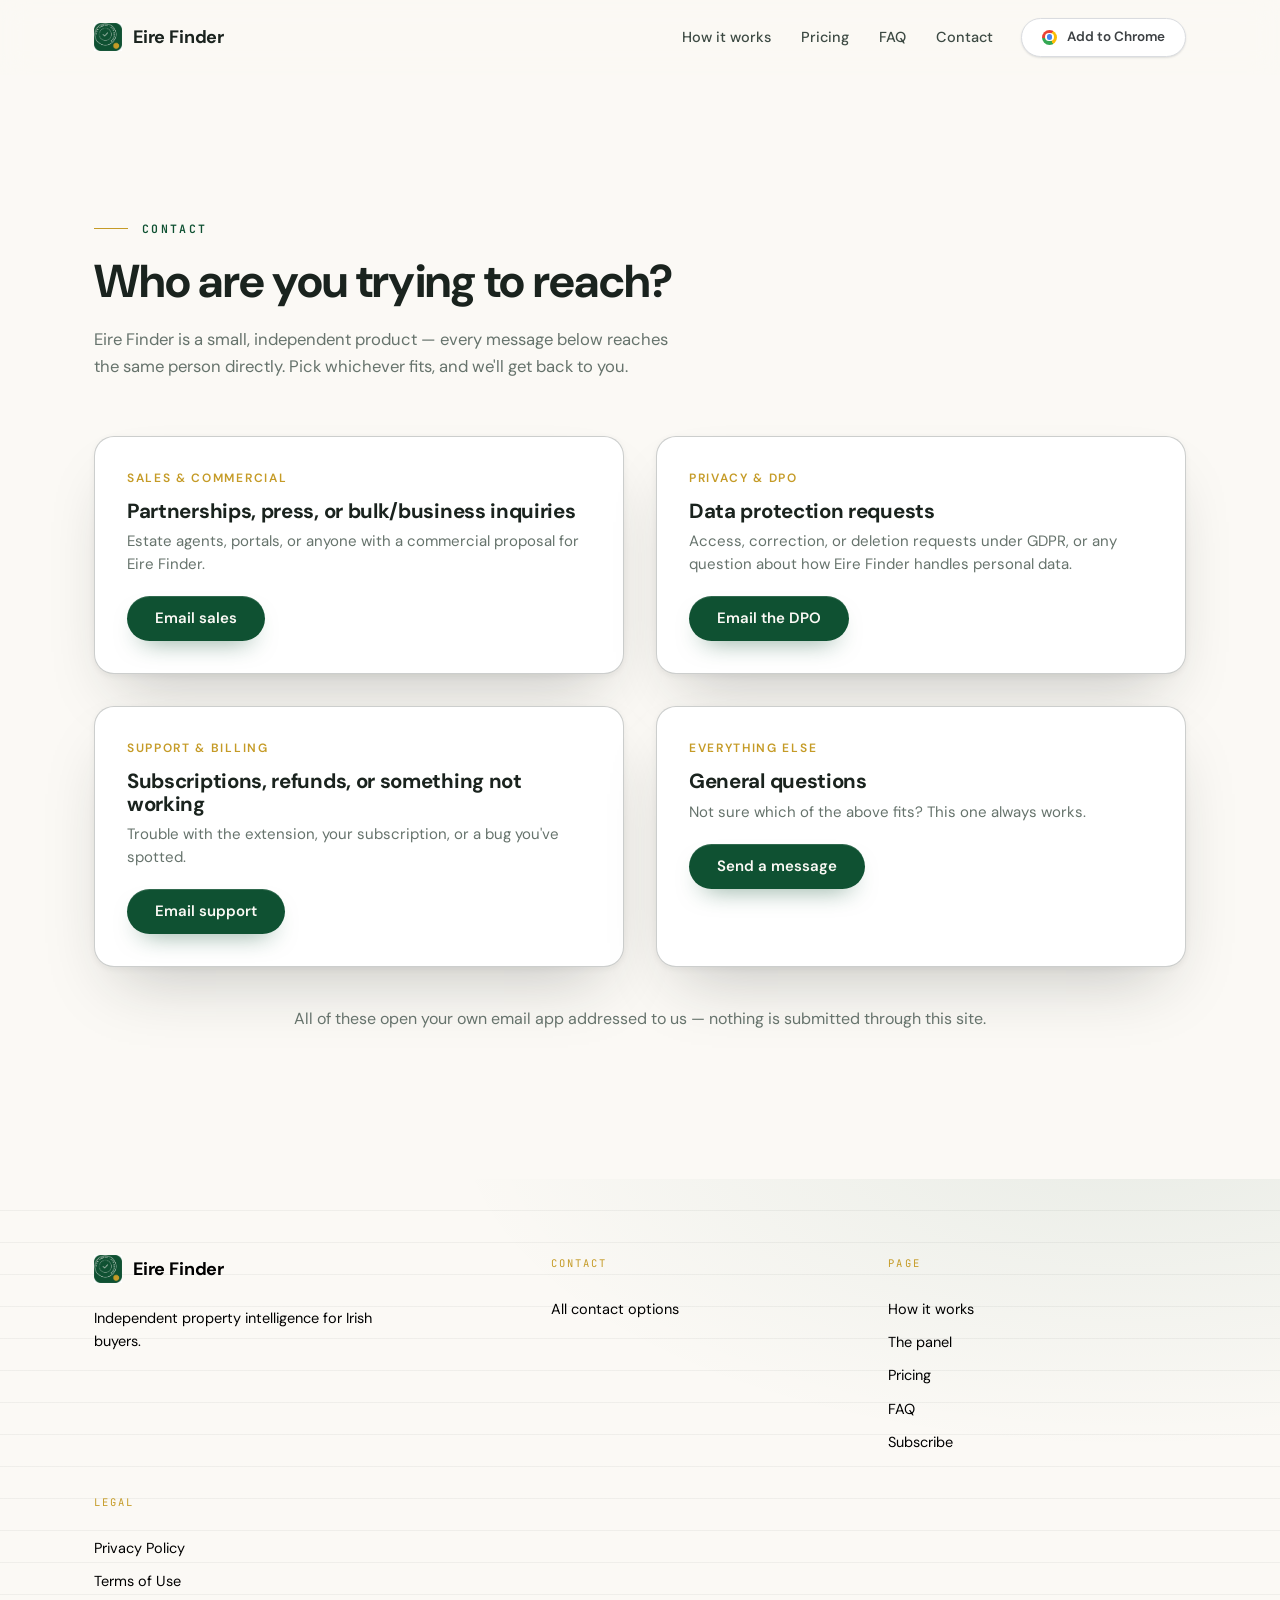
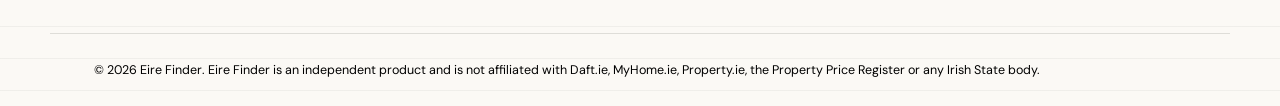
<file: frontend/public/contact.html>
<!doctype html>
<html lang="en-GB">
<head>
  <meta charset="utf-8" />
  <meta name="viewport" content="width=device-width, initial-scale=1" />
  <meta name="theme-color" content="#0F5132" />
  <title>Contact — Eire Finder</title>
  <meta name="description" content="Get in touch with Eire Finder — sales, privacy (DPO) and general support." />
  <link rel="icon" type="image/png" href="favicon.png" />
  <link rel="preconnect" href="https://fonts.googleapis.com" />
  <link rel="preconnect" href="https://fonts.gstatic.com" crossorigin />
  <link href="https://api.fontshare.com/v2/css?f[]=cabinet-grotesk@500,700,800&display=swap" rel="stylesheet" />
  <link href="https://fonts.googleapis.com/css2?family=DM+Sans:ital,opsz,wght@0,9..40,400;0,9..40,500;0,9..40,600;0,9..40,700;1,9..40,400&family=JetBrains+Mono:wght@400;500;600&family=Newsreader:ital,opsz,wght@1,6..72,400;1,6..72,500&display=swap" rel="stylesheet" />
  <link rel="stylesheet" href="styles.css" />
  <link rel="stylesheet" href="contact.css" />
</head>
<body>
  <a class="skip-link" href="#main">Skip to content</a>

  <header class="site-header" data-testid="site-header">
    <div class="container header-inner">
      <a class="brand" href="index.html#top" data-testid="brand-link" aria-label="Eire Finder — back to home">
        <img class="mark" src="favicon.png" alt="" />
        <span>Eire&nbsp;Finder</span>
      </a>
      <nav class="site-nav" aria-label="Primary">
        <a href="index.html#how-it-works">How it works</a>
        <a href="index.html#pricing">Pricing</a>
        <a href="index.html#faq">FAQ</a>
        <a href="contact.html" aria-current="page">Contact</a>
      </nav>
      <a class="btn btn-chrome btn-sm" href="index.html#waitlist">
        <span class="browser-icon chrome-icon" aria-hidden="true"></span>
        Add to Chrome
      </a>
    </div>
  </header>

  <main id="main">
    <section class="section" id="contact-top">
      <div class="container">
        <div class="section-head" data-testid="contact-head">
          <p class="chapter mono">Contact</p>
          <h2>Who are you trying to reach?</h2>
          <p class="lead">Eire Finder is a small, independent product — every message below reaches the same person directly. Pick whichever fits, and we'll get back to you.</p>
        </div>

        <div class="contact-grid" data-testid="contact-grid">
          <div class="contact-card" data-testid="contact-card-sales">
            <p class="chapter-no">Sales &amp; commercial</p>
            <h3>Partnerships, press, or bulk/business inquiries</h3>
            <p>Estate agents, portals, or anyone with a commercial proposal for Eire Finder.</p>
            <a class="btn btn-primary" href="mailto:info@eirefinder.ie?subject=Eire%20Finder%20—%20Sales%20%2F%20Commercial%20inquiry" data-testid="contact-link-sales">Email sales</a>
          </div>

          <div class="contact-card" data-testid="contact-card-privacy">
            <p class="chapter-no">Privacy &amp; DPO</p>
            <h3>Data protection requests</h3>
            <p>Access, correction, or deletion requests under GDPR, or any question about how Eire Finder handles personal data.</p>
            <a class="btn btn-primary" href="mailto:info@eirefinder.ie?subject=Eire%20Finder%20—%20Privacy%20%2F%20DPO%20request" data-testid="contact-link-privacy">Email the DPO</a>
          </div>

          <div class="contact-card" data-testid="contact-card-support">
            <p class="chapter-no">Support &amp; billing</p>
            <h3>Subscriptions, refunds, or something not working</h3>
            <p>Trouble with the extension, your subscription, or a bug you've spotted.</p>
            <a class="btn btn-primary" href="mailto:info@eirefinder.ie?subject=Eire%20Finder%20—%20Support%20%2F%20billing" data-testid="contact-link-support">Email support</a>
          </div>

          <div class="contact-card" data-testid="contact-card-general">
            <p class="chapter-no">Everything else</p>
            <h3>General questions</h3>
            <p>Not sure which of the above fits? This one always works.</p>
            <a class="btn btn-primary" href="mailto:info@eirefinder.ie?subject=Eire%20Finder%20—%20General%20inquiry" data-testid="contact-link-general">Send a message</a>
          </div>
        </div>

        <p class="fine contact-fine">All of these open your own email app addressed to us — nothing is submitted through this site.</p>
      </div>
    </section>
  </main>

  <footer class="site-footer">
    <div class="container footer-grid">
      <div class="footer-brand">
        <a class="brand brand-light" href="index.html#top">
          <img class="mark" src="favicon.png" alt="" />
          <span>Eire&nbsp;Finder</span>
        </a>
        <p>Independent property intelligence for Irish buyers.</p>
      </div>
      <div class="footer-col">
        <p class="mono-label mono">Contact</p>
        <a href="contact.html">All contact options</a>
      </div>
      <div class="footer-col">
        <p class="mono-label mono">Page</p>
        <a href="index.html#how-it-works">How it works</a>
        <a href="index.html#panel">The panel</a>
        <a href="index.html#pricing">Pricing</a>
        <a href="index.html#faq">FAQ</a>
        <a href="index.html#waitlist">Subscribe</a>
      </div>
      <div class="footer-col">
        <p class="mono-label mono">Legal</p>
        <a href="privacy.html">Privacy Policy</a>
        <a href="terms.html">Terms of Use</a>
      </div>
    </div>
    <div class="container footer-legal">
      <p>© <span id="year">2026</span> Eire Finder. Eire Finder is an independent product and is not affiliated with Daft.ie, MyHome.ie, Property.ie, the Property Price Register or any Irish State body.</p>
    </div>
  </footer>

  <script>document.getElementById('year').textContent = new Date().getFullYear();</script>
</body>
</html>
</file>
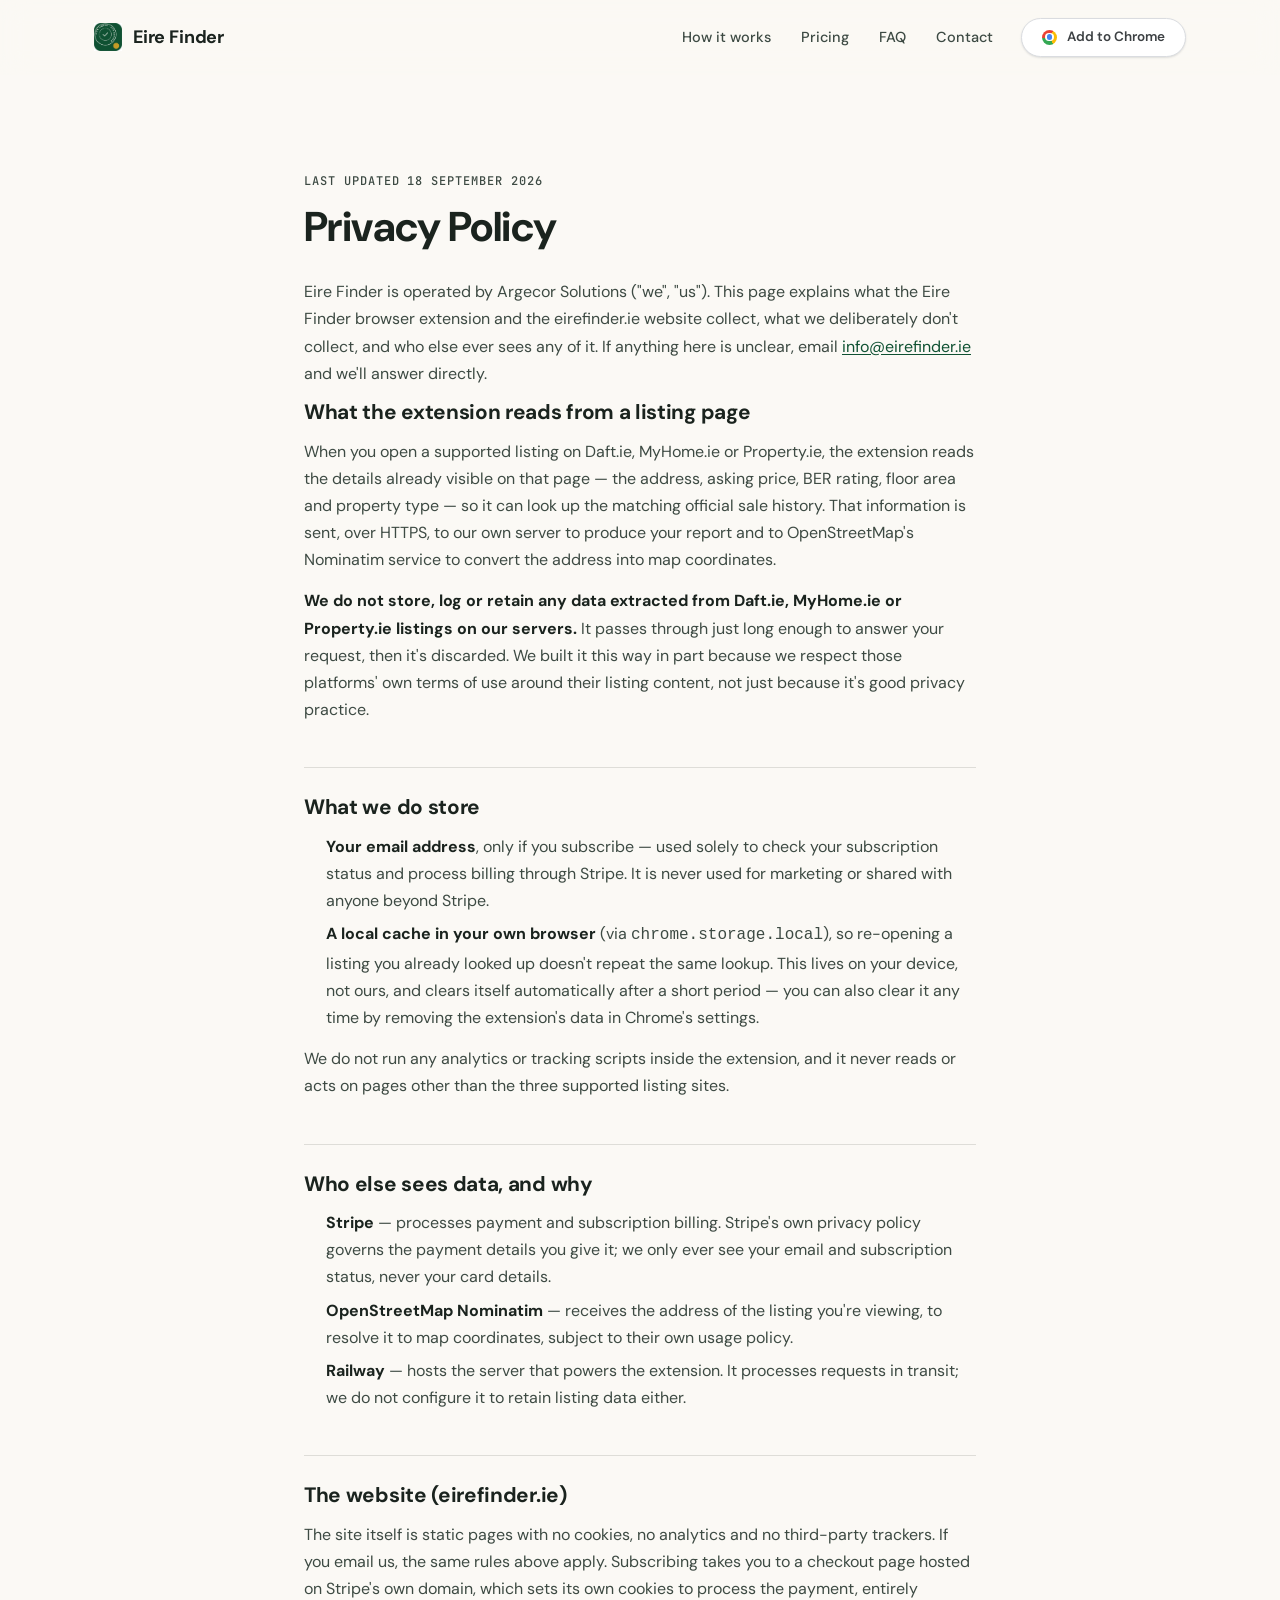
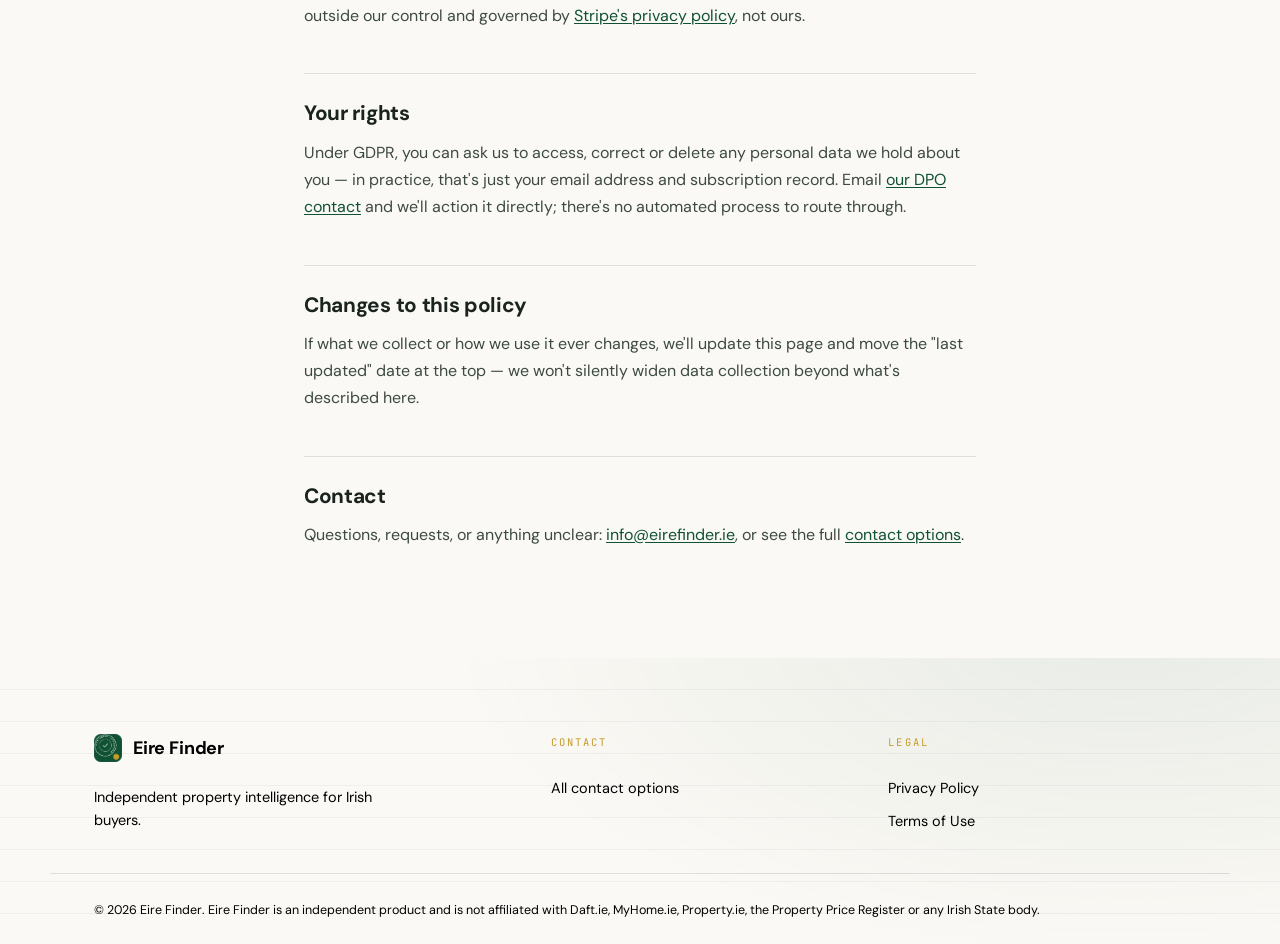
<file: frontend/public/privacy.html>
<!doctype html>
<html lang="en-GB">
<head>
  <meta charset="utf-8" />
  <meta name="viewport" content="width=device-width, initial-scale=1" />
  <meta name="theme-color" content="#0F5132" />
  <title>Privacy Policy — Eire Finder</title>
  <meta name="description" content="What Eire Finder collects, what it never stores, and how the browser extension and website handle your data." />
  <link rel="icon" type="image/png" href="favicon.png" />
  <link rel="preconnect" href="https://fonts.googleapis.com" />
  <link rel="preconnect" href="https://fonts.gstatic.com" crossorigin />
  <link href="https://api.fontshare.com/v2/css?f[]=cabinet-grotesk@500,700,800&display=swap" rel="stylesheet" />
  <link href="https://fonts.googleapis.com/css2?family=DM+Sans:ital,opsz,wght@0,9..40,400;0,9..40,500;0,9..40,600;0,9..40,700;1,9..40,400&family=JetBrains+Mono:wght@400;500;600&family=Newsreader:ital,opsz,wght@1,6..72,400;1,6..72,500&display=swap" rel="stylesheet" />
  <link rel="stylesheet" href="styles.css" />
  <link rel="stylesheet" href="legal.css" />
</head>
<body>
  <a class="skip-link" href="#main">Skip to content</a>

  <header class="site-header" data-testid="site-header">
    <div class="container header-inner">
      <a class="brand" href="index.html#top" aria-label="Eire Finder — back to home">
        <img class="mark" src="favicon.png" alt="" />
        <span>Eire&nbsp;Finder</span>
      </a>
      <nav class="site-nav" aria-label="Primary">
        <a href="index.html#how-it-works">How it works</a>
        <a href="index.html#pricing">Pricing</a>
        <a href="index.html#faq">FAQ</a>
        <a href="contact.html">Contact</a>
      </nav>
      <a class="btn btn-chrome btn-sm" href="index.html#waitlist">
        <span class="browser-icon chrome-icon" aria-hidden="true"></span>
        Add to Chrome
      </a>
    </div>
  </header>

  <main id="main">
    <section class="section legal">
      <div class="container">
        <p class="legal-updated">Last updated 18 September 2026</p>
        <h1>Privacy Policy</h1>
        <p>Eire Finder is operated by Argecor Solutions ("we", "us"). This page explains what the Eire Finder browser extension and the eirefinder.ie website collect, what we deliberately don't collect, and who else ever sees any of it. If anything here is unclear, email <a class="inline-link" href="mailto:info@eirefinder.ie">info@eirefinder.ie</a> and we'll answer directly.</p>

        <h2>What the extension reads from a listing page</h2>
        <p>When you open a supported listing on Daft.ie, MyHome.ie or Property.ie, the extension reads the details already visible on that page — the address, asking price, BER rating, floor area and property type — so it can look up the matching official sale history. That information is sent, over HTTPS, to our own server to produce your report and to OpenStreetMap's Nominatim service to convert the address into map coordinates.</p>
        <p><strong>We do not store, log or retain any data extracted from Daft.ie, MyHome.ie or Property.ie listings on our servers.</strong> It passes through just long enough to answer your request, then it's discarded. We built it this way in part because we respect those platforms' own terms of use around their listing content, not just because it's good privacy practice.</p>

        <h2>What we do store</h2>
        <ul>
          <li><strong>Your email address</strong>, only if you subscribe — used solely to check your subscription status and process billing through Stripe. It is never used for marketing or shared with anyone beyond Stripe.</li>
          <li><strong>A local cache in your own browser</strong> (via <code>chrome.storage.local</code>), so re-opening a listing you already looked up doesn't repeat the same lookup. This lives on your device, not ours, and clears itself automatically after a short period — you can also clear it any time by removing the extension's data in Chrome's settings.</li>
        </ul>
        <p>We do not run any analytics or tracking scripts inside the extension, and it never reads or acts on pages other than the three supported listing sites.</p>

        <h2>Who else sees data, and why</h2>
        <ul>
          <li><strong>Stripe</strong> — processes payment and subscription billing. Stripe's own privacy policy governs the payment details you give it; we only ever see your email and subscription status, never your card details.</li>
          <li><strong>OpenStreetMap Nominatim</strong> — receives the address of the listing you're viewing, to resolve it to map coordinates, subject to their own usage policy.</li>
          <li><strong>Railway</strong> — hosts the server that powers the extension. It processes requests in transit; we do not configure it to retain listing data either.</li>
        </ul>

        <h2>The website (eirefinder.ie)</h2>
        <p>The site itself is static pages with no cookies, no analytics and no third-party trackers. If you email us, the same rules above apply. Subscribing takes you to a checkout page hosted on Stripe's own domain, which sets its own cookies to process the payment, entirely outside our control and governed by <a class="inline-link" href="https://stripe.com/privacy" target="_blank" rel="noopener noreferrer">Stripe's privacy policy</a>, not ours.</p>

        <h2>Your rights</h2>
        <p>Under GDPR, you can ask us to access, correct or delete any personal data we hold about you — in practice, that's just your email address and subscription record. Email <a class="inline-link" href="mailto:info@eirefinder.ie?subject=Eire%20Finder%20—%20Privacy%20%2F%20DPO%20request">our DPO contact</a> and we'll action it directly; there's no automated process to route through.</p>

        <h2>Changes to this policy</h2>
        <p>If what we collect or how we use it ever changes, we'll update this page and move the "last updated" date at the top — we won't silently widen data collection beyond what's described here.</p>

        <h2>Contact</h2>
        <p>Questions, requests, or anything unclear: <a class="inline-link" href="mailto:info@eirefinder.ie">info@eirefinder.ie</a>, or see the full <a class="inline-link" href="contact.html">contact options</a>.</p>
      </div>
    </section>
  </main>

  <footer class="site-footer">
    <div class="container footer-grid">
      <div class="footer-brand">
        <a class="brand brand-light" href="index.html#top">
          <img class="mark" src="favicon.png" alt="" />
          <span>Eire&nbsp;Finder</span>
        </a>
        <p>Independent property intelligence for Irish buyers.</p>
      </div>
      <div class="footer-col">
        <p class="mono-label mono">Contact</p>
        <a href="contact.html">All contact options</a>
      </div>
      <div class="footer-col">
        <p class="mono-label mono">Legal</p>
        <a href="privacy.html" aria-current="page">Privacy Policy</a>
        <a href="terms.html">Terms of Use</a>
      </div>
    </div>
    <div class="container footer-legal">
      <p>© <span id="year">2026</span> Eire Finder. Eire Finder is an independent product and is not affiliated with Daft.ie, MyHome.ie, Property.ie, the Property Price Register or any Irish State body.</p>
    </div>
  </footer>

  <script>document.getElementById('year').textContent = new Date().getFullYear();</script>
</body>
</html>
</file>
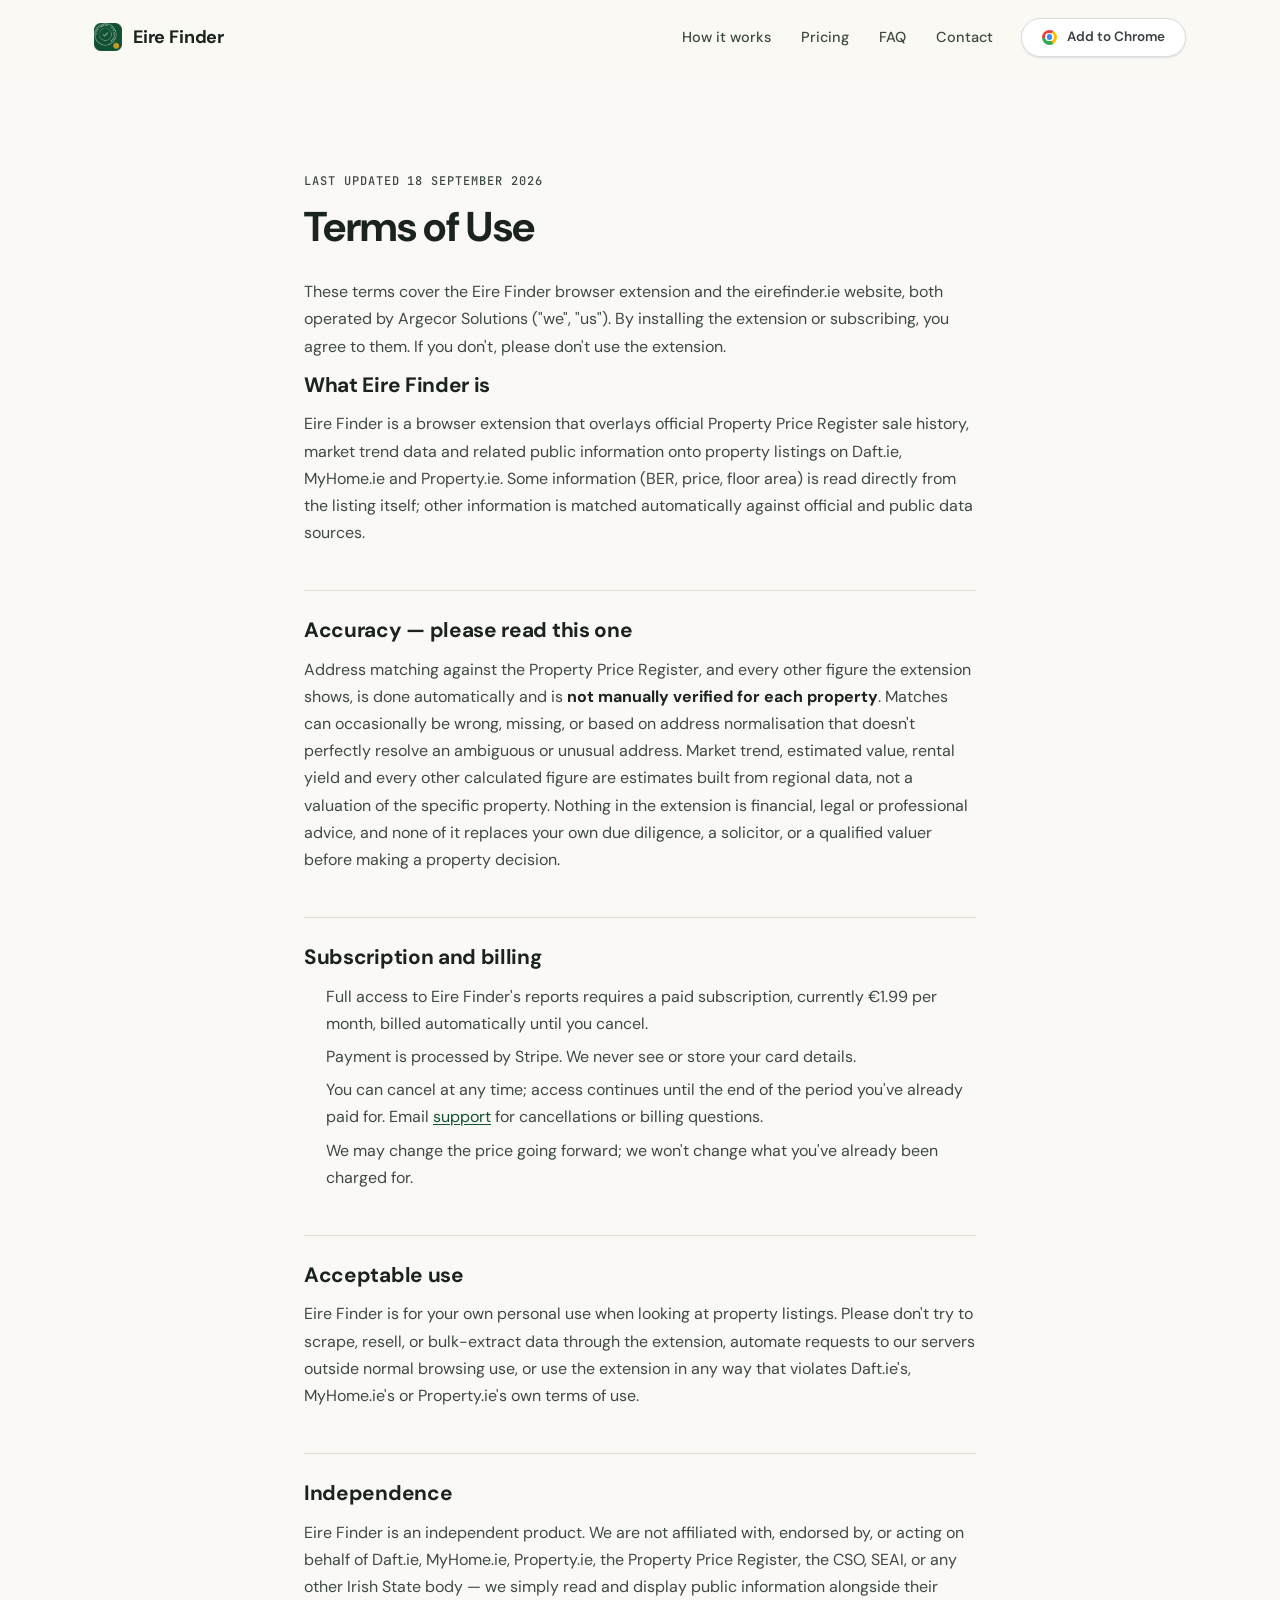
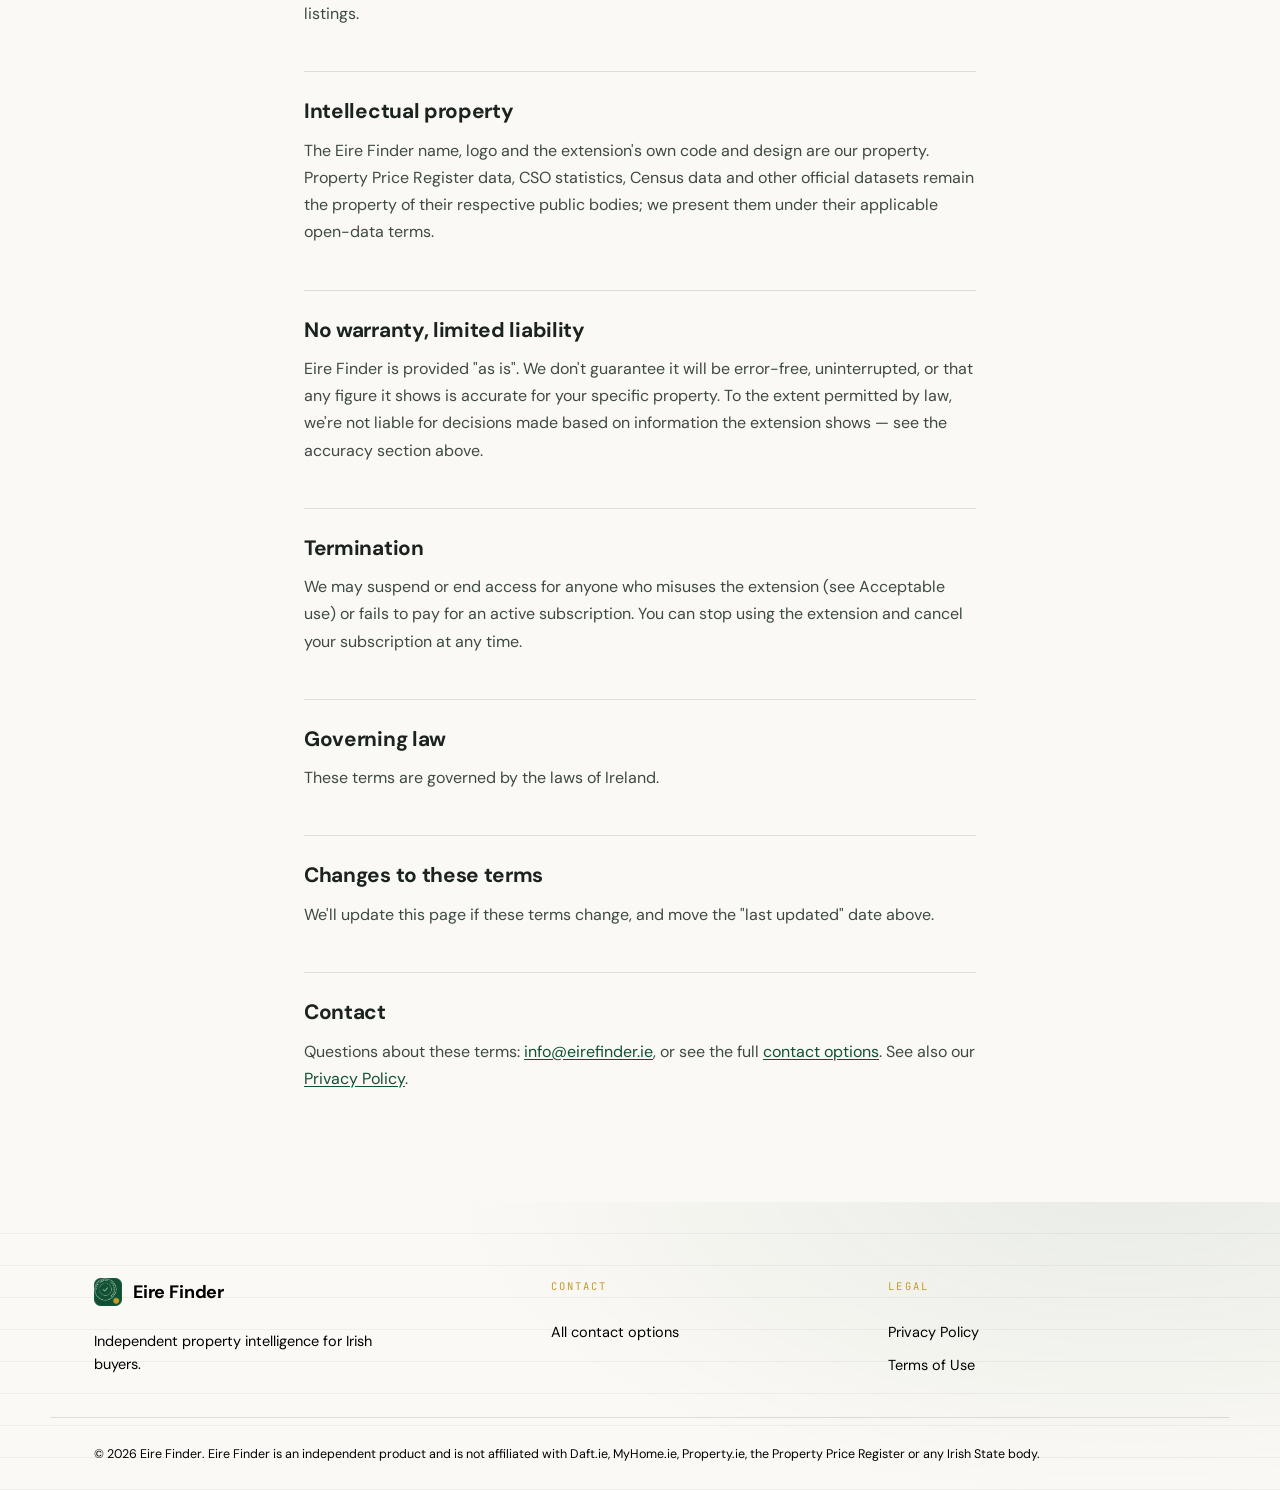
<file: frontend/public/terms.html>
<!doctype html>
<html lang="en-GB">
<head>
  <meta charset="utf-8" />
  <meta name="viewport" content="width=device-width, initial-scale=1" />
  <meta name="theme-color" content="#0F5132" />
  <title>Terms of Use — Eire Finder</title>
  <meta name="description" content="The terms for using the Eire Finder browser extension and subscription." />
  <link rel="icon" type="image/png" href="favicon.png" />
  <link rel="preconnect" href="https://fonts.googleapis.com" />
  <link rel="preconnect" href="https://fonts.gstatic.com" crossorigin />
  <link href="https://api.fontshare.com/v2/css?f[]=cabinet-grotesk@500,700,800&display=swap" rel="stylesheet" />
  <link href="https://fonts.googleapis.com/css2?family=DM+Sans:ital,opsz,wght@0,9..40,400;0,9..40,500;0,9..40,600;0,9..40,700;1,9..40,400&family=JetBrains+Mono:wght@400;500;600&family=Newsreader:ital,opsz,wght@1,6..72,400;1,6..72,500&display=swap" rel="stylesheet" />
  <link rel="stylesheet" href="styles.css" />
  <link rel="stylesheet" href="legal.css" />
</head>
<body>
  <a class="skip-link" href="#main">Skip to content</a>

  <header class="site-header" data-testid="site-header">
    <div class="container header-inner">
      <a class="brand" href="index.html#top" aria-label="Eire Finder — back to home">
        <img class="mark" src="favicon.png" alt="" />
        <span>Eire&nbsp;Finder</span>
      </a>
      <nav class="site-nav" aria-label="Primary">
        <a href="index.html#how-it-works">How it works</a>
        <a href="index.html#pricing">Pricing</a>
        <a href="index.html#faq">FAQ</a>
        <a href="contact.html">Contact</a>
      </nav>
      <a class="btn btn-chrome btn-sm" href="index.html#waitlist">
        <span class="browser-icon chrome-icon" aria-hidden="true"></span>
        Add to Chrome
      </a>
    </div>
  </header>

  <main id="main">
    <section class="section legal">
      <div class="container">
        <p class="legal-updated">Last updated 18 September 2026</p>
        <h1>Terms of Use</h1>
        <p>These terms cover the Eire Finder browser extension and the eirefinder.ie website, both operated by Argecor Solutions ("we", "us"). By installing the extension or subscribing, you agree to them. If you don't, please don't use the extension.</p>

        <h2>What Eire Finder is</h2>
        <p>Eire Finder is a browser extension that overlays official Property Price Register sale history, market trend data and related public information onto property listings on Daft.ie, MyHome.ie and Property.ie. Some information (BER, price, floor area) is read directly from the listing itself; other information is matched automatically against official and public data sources.</p>

        <h2>Accuracy — please read this one</h2>
        <p>Address matching against the Property Price Register, and every other figure the extension shows, is done automatically and is <strong>not manually verified for each property</strong>. Matches can occasionally be wrong, missing, or based on address normalisation that doesn't perfectly resolve an ambiguous or unusual address. Market trend, estimated value, rental yield and every other calculated figure are estimates built from regional data, not a valuation of the specific property. Nothing in the extension is financial, legal or professional advice, and none of it replaces your own due diligence, a solicitor, or a qualified valuer before making a property decision.</p>

        <h2>Subscription and billing</h2>
        <ul>
          <li>Full access to Eire Finder's reports requires a paid subscription, currently €1.99 per month, billed automatically until you cancel.</li>
          <li>Payment is processed by Stripe. We never see or store your card details.</li>
          <li>You can cancel at any time; access continues until the end of the period you've already paid for. Email <a class="inline-link" href="mailto:info@eirefinder.ie?subject=Eire%20Finder%20—%20Support%20%2F%20billing">support</a> for cancellations or billing questions.</li>
          <li>We may change the price going forward; we won't change what you've already been charged for.</li>
        </ul>

        <h2>Acceptable use</h2>
        <p>Eire Finder is for your own personal use when looking at property listings. Please don't try to scrape, resell, or bulk-extract data through the extension, automate requests to our servers outside normal browsing use, or use the extension in any way that violates Daft.ie's, MyHome.ie's or Property.ie's own terms of use.</p>

        <h2>Independence</h2>
        <p>Eire Finder is an independent product. We are not affiliated with, endorsed by, or acting on behalf of Daft.ie, MyHome.ie, Property.ie, the Property Price Register, the CSO, SEAI, or any other Irish State body — we simply read and display public information alongside their listings.</p>

        <h2>Intellectual property</h2>
        <p>The Eire Finder name, logo and the extension's own code and design are our property. Property Price Register data, CSO statistics, Census data and other official datasets remain the property of their respective public bodies; we present them under their applicable open-data terms.</p>

        <h2>No warranty, limited liability</h2>
        <p>Eire Finder is provided "as is". We don't guarantee it will be error-free, uninterrupted, or that any figure it shows is accurate for your specific property. To the extent permitted by law, we're not liable for decisions made based on information the extension shows — see the accuracy section above.</p>

        <h2>Termination</h2>
        <p>We may suspend or end access for anyone who misuses the extension (see Acceptable use) or fails to pay for an active subscription. You can stop using the extension and cancel your subscription at any time.</p>

        <h2>Governing law</h2>
        <p>These terms are governed by the laws of Ireland.</p>

        <h2>Changes to these terms</h2>
        <p>We'll update this page if these terms change, and move the "last updated" date above.</p>

        <h2>Contact</h2>
        <p>Questions about these terms: <a class="inline-link" href="mailto:info@eirefinder.ie">info@eirefinder.ie</a>, or see the full <a class="inline-link" href="contact.html">contact options</a>. See also our <a class="inline-link" href="privacy.html">Privacy Policy</a>.</p>
      </div>
    </section>
  </main>

  <footer class="site-footer">
    <div class="container footer-grid">
      <div class="footer-brand">
        <a class="brand brand-light" href="index.html#top">
          <img class="mark" src="favicon.png" alt="" />
          <span>Eire&nbsp;Finder</span>
        </a>
        <p>Independent property intelligence for Irish buyers.</p>
      </div>
      <div class="footer-col">
        <p class="mono-label mono">Contact</p>
        <a href="contact.html">All contact options</a>
      </div>
      <div class="footer-col">
        <p class="mono-label mono">Legal</p>
        <a href="privacy.html">Privacy Policy</a>
        <a href="terms.html" aria-current="page">Terms of Use</a>
      </div>
    </div>
    <div class="container footer-legal">
      <p>© <span id="year">2026</span> Eire Finder. Eire Finder is an independent product and is not affiliated with Daft.ie, MyHome.ie, Property.ie, the Property Price Register or any Irish State body.</p>
    </div>
  </footer>

  <script>document.getElementById('year').textContent = new Date().getFullYear();</script>
</body>
</html>
</file>
<file: frontend/public/styles.css>
/* ==========================================================================
   Eire Finder — "Official Registry Ledger" design system
   Vanilla CSS. Extractable: index.html + styles.css + script.js
   ========================================================================== */

:root {
  --paper: #FBF9F5;
  --paper-2: #F4F1EA;
  --card: #FFFFFF;
  --ink: #1A231E;
  --ink-soft: #3D4A43;
  --muted: #66736C;
  --green: #0F5132;
  --green-deep: #0A2E1F;
  --green-ink: #0B3F27;
  --green-soft: #E7F0E9;
  --gold: #C59B27;
  --gold-soft: #F6EFDC;
  --line: rgba(26, 35, 30, 0.13);
  --line-strong: rgba(26, 35, 30, 0.22);
  --font-display: 'Cabinet Grotesk', 'DM Sans', -apple-system, sans-serif;
  --font-body: 'DM Sans', -apple-system, sans-serif;
  --font-mono: 'JetBrains Mono', 'SFMono-Regular', Consolas, monospace;
  --shadow-1: 0 1px 2px rgba(26, 35, 30, 0.05), 0 10px 30px -12px rgba(26, 35, 30, 0.14);
  --shadow-2: 0 2px 6px rgba(26, 35, 30, 0.06), 0 32px 64px -24px rgba(26, 35, 30, 0.25);
  --ease-out: cubic-bezier(0.22, 1, 0.36, 1);
  --ease-spring: cubic-bezier(0.34, 1.56, 0.64, 1);
}

/* ---------- Base ---------- */
*, *::before, *::after { box-sizing: border-box; }
html { scroll-padding-top: 92px; -webkit-text-size-adjust: 100%; overflow-x: clip; }
@media (prefers-reduced-motion: no-preference) { html { scroll-behavior: smooth; } }
body {
  margin: 0;
  background: var(--paper);
  color: var(--ink);
  font: 400 16px/1.6 var(--font-body);
  -webkit-font-smoothing: antialiased;
  -moz-osx-font-smoothing: grayscale;
  overflow-x: hidden;
}
h1, h2, h3 { font-family: var(--font-display); line-height: 1.08; letter-spacing: -0.015em; margin: 0; }
p { margin: 0; }
ul, ol { margin: 0; padding: 0; list-style: none; }
a { color: inherit; text-decoration: none; }
img, svg { display: block; }
::selection { background: var(--green); color: var(--paper); }
:focus-visible { outline: 2px solid var(--gold); outline-offset: 3px; border-radius: 4px; }

.container { max-width: 1180px; margin-inline: auto; padding-inline: clamp(20px, 5vw, 44px); }
.mono { font-family: var(--font-mono); }
.visually-hidden { position: absolute; width: 1px; height: 1px; overflow: hidden; clip: rect(0 0 0 0); white-space: nowrap; }
.skip-link { position: fixed; top: -48px; left: 16px; z-index: 100; background: var(--green); color: var(--paper); padding: 10px 18px; border-radius: 0 0 10px 10px; transition: top 0.2s; }
.skip-link:focus { top: 0; }

/* ---------- Buttons ---------- */
.btn {
  display: inline-flex; align-items: center; justify-content: center; gap: 10px;
  font: 600 15px/1 var(--font-body); border: none; cursor: pointer;
  border-radius: 999px; padding: 15px 28px; color: var(--paper);
  transition: transform 0.25s var(--ease-out), background-color 0.25s, box-shadow 0.25s;
  white-space: nowrap;
}
.btn svg { width: 17px; height: 17px; }
.btn-primary {
  background: var(--green);
  box-shadow: inset 0 1px 0 rgba(255, 255, 255, 0.14), 0 12px 26px -14px rgba(15, 81, 50, 0.65);
}
.btn-primary:hover { background: var(--green-ink); transform: translateY(-2px); box-shadow: inset 0 1px 0 rgba(255,255,255,0.14), 0 18px 34px -14px rgba(15, 81, 50, 0.7); }
.btn-primary:active { transform: translateY(0); }
.btn-sm { padding: 11px 20px; font-size: 13.5px; }
.btn-lg { padding: 17px 32px; font-size: 16px; }
.btn-block { width: 100%; }

/* Browser-store buttons: colour-coded to each browser rather than
   reproducing the official logos (trademark), so the button still reads
   as unmistakably "Chrome" / "Firefox" at a glance. */
.btn-chrome {
  background: var(--card);
  color: #3C4043;
  border: 1.5px solid #DADCE0;
  box-shadow: 0 1px 2px rgba(60, 64, 67, 0.15);
}
.btn-chrome:hover { background: #F8F9FA; transform: translateY(-2px); box-shadow: 0 6px 16px -6px rgba(60, 64, 67, 0.35); }
.btn-chrome:active { transform: translateY(0); }

.btn-firefox {
  background: linear-gradient(135deg, #FF9500, #E1440C);
  box-shadow: inset 0 1px 0 rgba(255, 255, 255, 0.22), 0 12px 26px -14px rgba(225, 68, 12, 0.6);
}
.btn-firefox:hover { background: linear-gradient(135deg, #FFA733, #FF4F00); transform: translateY(-2px); box-shadow: inset 0 1px 0 rgba(255,255,255,0.22), 0 18px 34px -14px rgba(225, 68, 12, 0.65); }
.btn-firefox:active { transform: translateY(0); }

/* Hover/focus-triggered tooltip, no JS — :focus also covers tap-to-focus
   on most mobile browsers, so it reaches touch devices without a hover
   state too. */
.has-tooltip { position: relative; }
.tooltip-bubble {
  position: absolute; bottom: calc(100% + 10px); left: 50%; transform: translate(-50%, 4px);
  background: var(--ink); color: var(--paper);
  font: 500 12.5px/1.4 var(--font-body); white-space: normal;
  width: max-content; max-width: min(240px, 80vw); text-align: center;
  padding: 8px 12px; border-radius: 8px;
  box-shadow: 0 8px 20px -8px rgba(26, 35, 30, 0.45);
  opacity: 0; visibility: hidden; pointer-events: none;
  transition: opacity 0.2s var(--ease-out), transform 0.2s var(--ease-out);
  z-index: 5;
}
.tooltip-bubble::after {
  content: ""; position: absolute; top: 100%; left: 50%; transform: translateX(-50%);
  border: 6px solid transparent; border-top-color: var(--ink);
}
.has-tooltip:hover .tooltip-bubble,
.has-tooltip:focus .tooltip-bubble,
.has-tooltip:focus-visible .tooltip-bubble {
  opacity: 1; visibility: visible; transform: translate(-50%, 0);
}

.browser-icon { width: 18px; height: 18px; border-radius: 50%; flex-shrink: 0; position: relative; }
.btn-sm .browser-icon { width: 15px; height: 15px; }
.chrome-icon { background: conic-gradient(from -90deg, #EA4335 0deg 120deg, #FBBC05 120deg 240deg, #34A853 240deg 360deg); }
.chrome-icon::before, .chrome-icon::after { content: ""; position: absolute; border-radius: 50%; }
.chrome-icon::before { inset: 21%; background: #fff; }
.chrome-icon::after { inset: 32%; background: #4285F4; }
.firefox-icon { background: none; }
.firefox-icon::before, .firefox-icon::after { content: ""; position: absolute; border-radius: 0 50% 50% 50%; transform: rotate(45deg); }
.firefox-icon::before { inset: 2%; background: radial-gradient(circle at 32% 28%, #FFE066, #FF9500 45%, #D93A00 85%); }
.firefox-icon::after { inset: 38% 18% 12% 38%; background: #FFF3C4; opacity: 0.9; }
.link-quiet { display: inline-flex; align-items: center; gap: 8px; font: 600 15px/1 var(--font-body); color: var(--ink-soft); padding: 12px 4px; }
.link-quiet svg { width: 15px; height: 15px; transition: transform 0.25s var(--ease-out); }
.link-quiet:hover { color: var(--green); }
.link-quiet:hover svg { transform: translateY(3px); }

/* ---------- Header ---------- */
.site-header {
  position: sticky; top: 0; z-index: 50;
  background: rgba(251, 249, 245, 0.82);
  -webkit-backdrop-filter: blur(14px); backdrop-filter: blur(14px);
  border-bottom: 1px solid transparent;
  transition: border-color 0.3s, box-shadow 0.3s;
}
.site-header.is-scrolled { border-bottom-color: var(--line); box-shadow: 0 8px 30px -18px rgba(26, 35, 30, 0.25); }
.header-inner { display: flex; align-items: center; gap: 28px; height: 74px; }
.brand { display: inline-flex; align-items: center; gap: 11px; font: 700 18px/1 var(--font-display); letter-spacing: -0.01em; }
.brand .mark { width: 28px; height: 28px; }
.site-nav { display: flex; gap: 30px; margin-left: auto; }
.site-nav a { font: 500 14.5px/1 var(--font-body); color: var(--ink-soft); position: relative; padding: 8px 0; }
.site-nav a::after { content: ""; position: absolute; left: 0; bottom: 2px; width: 100%; height: 1.5px; background: var(--green); transform: scaleX(0); transform-origin: right; transition: transform 0.3s var(--ease-out); }
.site-nav a:hover { color: var(--green); }
.site-nav a:hover::after { transform: scaleX(1); transform-origin: left; }

/* ---------- Hero ---------- */
.hero {
  position: relative; overflow: hidden;
  background:
    radial-gradient(1100px 540px at 88% -12%, rgba(15, 81, 50, 0.08), transparent 62%),
    repeating-linear-gradient(to bottom, transparent 0 31px, rgba(26, 35, 30, 0.05) 31px 32px),
    var(--paper);
}
.hero::before {
  content: ""; position: absolute; top: 0; bottom: 0; left: clamp(16px, 6vw, 84px); width: 1px;
  background: rgba(197, 155, 39, 0.35); pointer-events: none;
}
.hero-grid {
  position: relative; display: grid; grid-template-columns: 1.04fr 0.96fr;
  gap: clamp(36px, 5vw, 72px); align-items: center;
  padding-top: clamp(56px, 9vh, 104px); padding-bottom: clamp(64px, 10vh, 120px);
}
.eyebrow {
  display: inline-flex; align-items: center; gap: 10px;
  font: 500 11.5px/1 var(--font-mono); letter-spacing: 0.16em; text-transform: uppercase;
  color: var(--green); background: var(--green-soft);
  border: 1px solid rgba(15, 81, 50, 0.18); border-radius: 999px; padding: 9px 16px;
}
.eyebrow .dot { width: 7px; height: 7px; border-radius: 50%; background: var(--green); box-shadow: 0 0 0 3px rgba(15, 81, 50, 0.15); }
.hero-title {
  font-size: clamp(2.75rem, 5.6vw, 4.9rem); font-weight: 800; letter-spacing: -0.025em;
  line-height: 1.0; margin: 26px 0 26px; color: var(--ink);
}
.hero-title .accent { font-family: 'Newsreader', Georgia, serif; font-style: italic; font-weight: 500; color: var(--green); letter-spacing: -0.01em; }
.hero-sub { font-size: clamp(1.05rem, 1.4vw, 1.2rem); line-height: 1.55; color: var(--ink-soft); max-width: 33em; }
.hero-note { margin-top: 14px; font-size: 0.98rem; color: var(--muted); max-width: 33em; }
.hero-cta-row { display: flex; align-items: center; flex-wrap: wrap; gap: 14px 22px; margin-top: 34px; }
.hero-fine { margin-top: 16px; font-size: 11.5px; letter-spacing: 0.04em; color: var(--muted); }
.hero-chips { display: flex; flex-wrap: wrap; gap: 10px; margin-top: 18px; }
.hero-chips li {
  font-size: 11px; letter-spacing: 0.08em; text-transform: uppercase; color: var(--ink-soft);
  border: 1px solid var(--line-strong); border-radius: 999px; padding: 7px 13px; background: rgba(255, 255, 255, 0.55);
}

/* Hero load-in choreography */
@media (prefers-reduced-motion: no-preference) {
  .line { display: block; overflow: hidden; padding-block: 0.09em; margin-block: -0.09em; }
  .line-inner { display: block; transform: translateY(118%); animation: rise 1s var(--ease-out) forwards; }
  .line:nth-child(2) .line-inner { animation-delay: 0.1s; }
  .line:nth-child(3) .line-inner { animation-delay: 0.2s; }
  .fade-load { opacity: 0; transform: translateY(20px); animation: fadeUp 0.85s var(--ease-out) forwards; }
  .d0 { animation-delay: 0.05s; } .d2 { animation-delay: 0.3s; } .d3 { animation-delay: 0.5s; }
  .d4 { animation-delay: 0.6s; } .d5 { animation-delay: 0.7s; } .d6 { animation-delay: 0.8s; }
}
@media (prefers-reduced-motion: reduce) {
  .line-inner, .fade-load, .stamp, .fab::after, .hero-visual-inner { animation: none !important; opacity: 1 !important; transform: none !important; }
}
@keyframes rise { to { transform: translateY(0); } }
@keyframes fadeUp { to { opacity: 1; transform: translateY(0); } }

/* ---------- Hero visual ---------- */
.hero-visual { position: relative; perspective: 1100px; }
.hero-visual-inner { position: relative; transform-style: preserve-3d; transition: transform 0.4s var(--ease-out); }
.hero-visual .ledger-card {
  position: absolute; top: -7%; left: -6%; width: 62%; z-index: 0;
  background: var(--card); border: 1px solid var(--line); border-radius: 14px;
  box-shadow: var(--shadow-1); padding: 18px 20px; transform: rotate(-4deg);
}
.ledger-title { font: 600 10px/1 var(--font-mono); letter-spacing: 0.18em; text-transform: uppercase; color: var(--muted); padding-bottom: 12px; border-bottom: 1px solid var(--line); margin-bottom: 4px; }
.ledger-row { display: flex; align-items: center; gap: 10px; font: 500 11.5px/1 var(--font-mono); color: var(--ink-soft); padding: 10px 0; }
.ledger-row + .ledger-row { border-top: 1px dashed var(--line); }
.ledger-fill { flex: 1; border-bottom: 1px dotted var(--line-strong); height: 1px; }

/* ---------- Panel (shared: hero + demo) ---------- */
.panel {
  position: relative; z-index: 2; width: min(370px, 100%);
  background: var(--card); border: 1px solid var(--line); border-radius: 18px;
  box-shadow: var(--shadow-2); overflow: hidden; font-size: 13.5px;
}
.panel--demo { position: absolute; right: -4%; top: 15%; bottom: auto; z-index: 3; }
.panel-head { display: flex; align-items: flex-start; justify-content: space-between; gap: 12px; padding: 16px 18px; background: linear-gradient(180deg, rgba(15, 81, 50, 0.045), transparent); border-bottom: 1px solid var(--line); }
.panel-address { font: 700 15.5px/1.25 var(--font-display); letter-spacing: -0.01em; }
.panel-sub { font-size: 12px; color: var(--muted); margin-top: 3px; }
.panel-ref { font-size: 10px; letter-spacing: 0.12em; color: var(--gold); border: 1px solid rgba(197, 155, 39, 0.4); background: var(--gold-soft); border-radius: 6px; padding: 5px 8px; }
.panel-ref-btn {
  font: 600 10px/1 var(--font-body); letter-spacing: 0.06em; color: var(--green);
  border: 1px solid rgba(15, 81, 50, 0.35); background: var(--green-soft); border-radius: 6px;
  padding: 6px 10px; cursor: pointer; transition: background-color 0.2s;
}
.panel-ref-btn:hover { background: rgba(15, 81, 50, 0.16); }
.panel-block { position: relative; padding: 14px 18px 16px; }
.panel-block + .panel-block { border-top: 1px solid var(--line); }
.panel-label { font: 600 10px/1.4 var(--font-mono); letter-spacing: 0.14em; text-transform: uppercase; color: var(--muted); margin-bottom: 7px; }
.panel-big { font: 800 24px/1.1 var(--font-display); letter-spacing: -0.02em; color: var(--green); }
.panel-meta { font-size: 12px; color: var(--muted); margin-top: 5px; }
.panel-bar { height: 5px; background: var(--paper-2); border: 1px solid var(--line); border-radius: 99px; margin-top: 10px; overflow: hidden; }
.panel-bar span { display: block; height: 100%; width: var(--w, 50%); background: linear-gradient(90deg, var(--green), #1B7A4C); border-radius: 99px; }
.panel-comp li { display: grid; grid-template-columns: 1fr auto auto; gap: 10px; align-items: baseline; padding: 7px 0; font-size: 12.5px; color: var(--ink-soft); }
.panel-comp li + li { border-top: 1px dashed var(--line); }
.panel-comp .mono { font-size: 11px; }
.panel-comp .dim { color: var(--muted); }
.panel-comp li span:last-child { font-weight: 600; color: var(--ink); }
.panel-cta-block { padding: 14px 18px 18px; }
.panel-cta {
  display: flex; align-items: center; justify-content: space-between; gap: 10px;
  width: 100%; text-align: left; cursor: pointer;
  font: 600 13px/1.3 var(--font-body); color: var(--green);
  border: 1px solid rgba(15, 81, 50, 0.3); border-radius: 10px; padding: 12px 14px;
  background: var(--green-soft); transition: background-color 0.25s, transform 0.25s var(--ease-out);
}
.panel-cta svg { width: 15px; height: 15px; flex: none; transition: transform 0.25s var(--ease-out); }
.panel-cta:hover { background: rgba(15, 81, 50, 0.12); transform: translateY(-1px); }
.panel-cta:hover svg { transform: translate(2px, -2px); }
.block-no { display: none; }

/* ---------- Stamp ---------- */
.stamp {
  position: absolute; top: -9%; right: 2%; width: 128px; height: 128px; z-index: 4;
  color: var(--green); opacity: 0.92; pointer-events: none;
  filter: drop-shadow(0 6px 14px rgba(15, 81, 50, 0.18));
}
.stamp svg { width: 100%; height: 100%; }
.stamp-text { font: 600 8.5px var(--font-mono); letter-spacing: 2.2px; fill: currentColor; }
@media (prefers-reduced-motion: no-preference) {
  .stamp { transform: scale(1.8) rotate(-20deg); animation: thunk 0.6s var(--ease-spring) 1.15s forwards; }
}
@keyframes thunk { 55% { opacity: 1; } to { opacity: 0.92; transform: scale(1) rotate(-9deg); } }

/* ---------- Floating action button ---------- */
.fab {
  position: absolute; left: -5%; bottom: -6%; z-index: 4;
  width: 56px; height: 56px; border-radius: 50%;
  background: linear-gradient(160deg, #147247, var(--green));
  color: #FBF9F5; display: grid; place-items: center;
  box-shadow: 0 14px 30px -10px rgba(15, 81, 50, 0.55), inset 0 1px 0 rgba(255, 255, 255, 0.25);
}
.fab svg { width: 24px; height: 24px; }
.fab::after { content: ""; position: absolute; inset: 0; border-radius: 50%; border: 2px solid rgba(15, 81, 50, 0.5); animation: ping 2.8s var(--ease-out) infinite; }
@keyframes ping { 0% { transform: scale(1); opacity: 0.8; } 70%, 100% { transform: scale(1.65); opacity: 0; } }

/* ---------- Marquee ---------- */
.marquee {
  background: var(--green-deep); color: #E9F1EA; overflow: hidden;
  padding: 15px 0; border-block: 1px solid rgba(197, 155, 39, 0.3);
}
.marquee-track { display: flex; width: max-content; animation: scroll 46s linear infinite; }
.marquee:hover .marquee-track { animation-play-state: paused; }
.marquee-list { display: flex; align-items: center; gap: 30px; padding-right: 30px; white-space: nowrap; }
.marquee-list li { display: inline-flex; align-items: center; gap: 8px; font: 500 11.5px/1 var(--font-mono); letter-spacing: 0.18em; text-transform: uppercase; }
/* A stock-ticker tick mark, in the site's own gold rather than literal
   red/green stock colours — reads as "live data feed" without borrowing
   an unrelated financial palette. */
.marquee-list .tick { color: var(--gold); font-size: 8px; }
@keyframes scroll { to { transform: translateX(-50%); } }

/* ---------- Section scaffolding ---------- */
.section { padding-block: clamp(88px, 12vw, 148px); position: relative; }
.section-tint { background: linear-gradient(180deg, rgba(244, 241, 234, 0.6), rgba(244, 241, 234, 0.9)), var(--paper); border-block: 1px solid rgba(26, 35, 30, 0.06); }
.chapter { font: 600 11.5px/1 var(--font-mono); letter-spacing: 0.2em; text-transform: uppercase; color: var(--green); display: flex; align-items: center; gap: 14px; }
.chapter::before { content: ""; width: 34px; height: 1px; background: var(--gold); }
.section-head h2 { font-size: clamp(1.9rem, 3.6vw, 3.1rem); font-weight: 700; margin-top: 22px; max-width: 18em; }
.section-head .accent { font-family: 'Newsreader', Georgia, serif; font-style: italic; font-weight: 500; color: var(--green); }
.section-head .lead { margin-top: 20px; font-size: clamp(1rem, 1.3vw, 1.125rem); color: var(--muted); max-width: 36em; }

/* Scroll reveals */
@media (prefers-reduced-motion: no-preference) {
  [data-reveal] { opacity: 0; transform: translateY(28px); transition: opacity 0.85s var(--ease-out) var(--rd, 0s), transform 0.85s var(--ease-out) var(--rd, 0s); }
  [data-reveal].is-in { opacity: 1; transform: none; }
}
@media (prefers-reduced-motion: reduce) {
  [data-reveal] { opacity: 1 !important; transform: none !important; }
}

/* ---------- Problem chapters ---------- */
.chapters { display: grid; grid-template-columns: repeat(3, 1fr); gap: clamp(24px, 3vw, 44px); margin-top: clamp(48px, 6vw, 76px); }
.chapter-card { border-top: 2px solid var(--ink); padding-top: 26px; transition: border-color 0.3s; }
.chapter-card:hover { border-top-color: var(--gold); }
.chapter-no { font-size: 13px; font-weight: 600; letter-spacing: 0.14em; color: var(--gold); }
.chapter-card h3 { font-size: clamp(1.25rem, 1.8vw, 1.5rem); font-weight: 700; margin: 16px 0 12px; }
.chapter-card p { font-size: 15.5px; line-height: 1.65; color: var(--muted); }
.manifesto-close { margin-top: clamp(56px, 7vw, 88px); text-align: center; font-family: 'Newsreader', Georgia, serif; font-style: italic; font-size: clamp(1.35rem, 2.4vw, 1.9rem); color: var(--ink-soft); }

/* ---------- Positioning band ---------- */
.band { background: var(--green-deep); color: #EDF3EE; padding-block: clamp(80px, 10vw, 128px); position: relative; overflow: hidden; }
.band::after { content: ""; position: absolute; inset: 0; background: radial-gradient(720px 320px at 82% 118%, rgba(197, 155, 39, 0.16), transparent 65%); pointer-events: none; }
.band-inner { position: relative; z-index: 1; max-width: 860px; }
.chapter-gold { color: var(--gold); }
.chapter-gold::before { background: rgba(197, 155, 39, 0.6); }
.band h2 { font-size: clamp(2.1rem, 4.4vw, 3.6rem); font-weight: 800; margin-top: 22px; color: #FBF9F5; }
.band-copy { margin-top: 22px; font-size: clamp(1.05rem, 1.4vw, 1.2rem); line-height: 1.6; color: rgba(237, 243, 238, 0.78); max-width: 34em; }
.band-facts { display: flex; flex-wrap: wrap; gap: 14px 38px; margin-top: 38px; }
.band-facts li { font-size: 12px; letter-spacing: 0.18em; text-transform: uppercase; color: var(--gold); display: flex; align-items: center; gap: 12px; }
.band-facts li::before { content: "◆"; font-size: 8px; }

/* ---------- How it works ---------- */
.steps { display: grid; grid-template-columns: repeat(4, 1fr); gap: clamp(22px, 2.6vw, 36px); margin-top: clamp(48px, 6vw, 76px); counter-reset: step; }
.step { position: relative; background: var(--card); border: 1px solid var(--line); border-radius: 18px; padding: 26px 24px 28px; box-shadow: var(--shadow-1); transition: transform 0.3s var(--ease-out), box-shadow 0.3s; }
.step:hover { transform: translateY(-5px); box-shadow: var(--shadow-2); }
.step-icon { width: 46px; height: 46px; border-radius: 12px; background: var(--green-soft); border: 1px solid rgba(15, 81, 50, 0.16); display: grid; place-items: center; color: var(--green); }
.step-icon svg { width: 22px; height: 22px; }
.step-no { position: absolute; top: 22px; right: 22px; font-size: 11px; letter-spacing: 0.14em; color: var(--gold); }
.step h3 { font-size: 1.12rem; font-weight: 700; margin: 40px 0 10px; }
.step p { font-size: 14.5px; line-height: 1.6; color: var(--muted); }

/* ---------- Panel demo ---------- */
.panel-demo { display: grid; grid-template-columns: 1.55fr 1fr; gap: clamp(32px, 4vw, 64px); align-items: center; margin-top: clamp(44px, 5vw, 64px); }
.browser {
  position: relative; min-width: 0; background: var(--card); border: 1px solid var(--line-strong);
  border-radius: 18px; box-shadow: var(--shadow-2); overflow: visible;
}
.sample-tag { position: absolute; top: -13px; left: 22px; z-index: 5; font-size: 10px; letter-spacing: 0.14em; text-transform: uppercase; color: var(--green); background: var(--paper); border: 1px solid rgba(15, 81, 50, 0.35); border-radius: 999px; padding: 6px 12px; }
.browser-bar { display: flex; align-items: center; gap: 7px; padding: 13px 18px; border-bottom: 1px solid var(--line); background: var(--paper-2); border-radius: 18px 18px 0 0; }
.b-dot { width: 9px; height: 9px; border-radius: 50%; background: rgba(26, 35, 30, 0.18); flex-shrink: 0; }
.b-url { margin-left: 12px; flex: 1; min-width: 0; font-size: 10.5px; letter-spacing: 0.03em; color: var(--muted); background: var(--card); border: 1px solid var(--line); border-radius: 999px; padding: 7px 14px; overflow: hidden; text-overflow: ellipsis; white-space: nowrap; }
.browser-body { display: grid; grid-template-columns: 1fr 1.05fr; gap: 26px; padding: clamp(20px, 2.6vw, 34px); border-radius: 0 0 18px 18px; min-width: 0; }
.docket {
  position: relative; aspect-ratio: 4 / 3.4; border-radius: 12px; border: 1px solid var(--line);
  overflow: hidden; min-width: 0;
  background:
    linear-gradient(155deg, rgba(15, 81, 50, 0.14), transparent 55%),
    linear-gradient(215deg, rgba(197, 155, 39, 0.16), transparent 45%),
    linear-gradient(180deg, #E3E9E2, #CFD9CF);
  display: flex; align-items: flex-end; padding: 14px;
}
.docket-house { position: absolute; inset: 0; width: 100%; height: 100%; object-fit: cover; }
.docket-label { position: relative; font-size: 9.5px; letter-spacing: 0.16em; text-transform: uppercase; color: rgba(26, 35, 30, 0.5); background: rgba(251, 249, 245, 0.85); border-radius: 6px; padding: 6px 10px; }
.listing-crumb { font-size: 10px; letter-spacing: 0.14em; text-transform: uppercase; color: var(--muted); }
.listing-title { font-size: clamp(1.1rem, 1.6vw, 1.35rem); font-weight: 700; margin: 12px 0 10px; letter-spacing: -0.01em; }
.listing-price { display: flex; align-items: center; gap: 12px; font: 800 1.5rem/1 var(--font-display); color: var(--ink); }
.listing-tag { font-size: 9.5px; letter-spacing: 0.12em; text-transform: uppercase; color: var(--ink-soft); border: 1px solid var(--line-strong); border-radius: 999px; padding: 5px 10px; }
.listing-chips { margin-top: 12px; font-size: 11.5px; color: var(--muted); letter-spacing: 0.06em; }
.skel { height: 10px; border-radius: 99px; background: linear-gradient(90deg, var(--paper-2), #EDEAE2, var(--paper-2)); margin-top: 14px; }
.skel-2 { width: 82%; }
.skel-3 { width: 120px; }
.listing-agent { display: flex; align-items: center; gap: 12px; margin-top: 22px; }
.listing-agent > span:first-child { width: 34px; height: 34px; border-radius: 50%; background: linear-gradient(160deg, #147247, var(--green)); }
.panel-demo .fab--demo { position: absolute; left: 30px; right: auto; bottom: -24px; }
.panel-demo .panel--demo { width: min(340px, 88%); right: -3.5%; bottom: -10%; }

.panel-legend { display: grid; gap: 8px; align-content: center; }
.panel-legend li { display: flex; gap: 16px; align-items: flex-start; padding: 16px 0; }
.panel-legend li + li { border-top: 1px solid var(--line); }
.legend-no { flex: none; width: 30px; height: 30px; display: grid; place-items: center; font-size: 12px; font-weight: 600; color: var(--gold); border: 1px solid rgba(197, 155, 39, 0.5); background: var(--gold-soft); border-radius: 9px; }
.panel-legend h3 { font-size: 1.02rem; font-weight: 700; }
.panel-legend p { font-size: 14px; line-height: 1.55; color: var(--muted); margin-top: 5px; }

/* Spotlight */
[data-spotlight] { position: relative; }
[data-spotlight]::before {
  content: ""; position: absolute; inset: -1px; border-radius: 20px; pointer-events: none; z-index: 1;
  background: radial-gradient(560px circle at var(--mx, 50%) var(--my, 50%), rgba(15, 81, 50, 0.09), transparent 46%);
  opacity: 0; transition: opacity 0.45s;
}
[data-spotlight]:hover::before { opacity: 1; }

/* ---------- Pricing ---------- */
.pricing .section-head { text-align: center; }
.pricing .section-head h2, .pricing .section-head .chapter, .pricing .section-head .lead { margin-inline: auto; justify-content: center; }
.pricing .section-head h2 { max-width: 22em; }
.price-card {
  position: relative; max-width: 560px; margin: clamp(44px, 5vw, 64px) auto 0;
  background: var(--card); border: 1px solid var(--line-strong); border-radius: 24px;
  box-shadow: var(--shadow-2); padding: clamp(28px, 4vw, 46px); text-align: left; z-index: 1;
}
.price-card::after {
  content: ""; position: absolute; inset: 0; border-radius: 24px; pointer-events: none; z-index: -1;
  background: radial-gradient(480px circle at var(--mx, 50%) var(--my, 20%), rgba(197, 155, 39, 0.1), transparent 52%);
  opacity: 0; transition: opacity 0.45s;
}
.price-card:hover::after { opacity: 1; }
.price-top { display: flex; align-items: center; justify-content: space-between; gap: 12px; flex-wrap: wrap; }
.mono-tag { font-size: 11px; letter-spacing: 0.16em; text-transform: uppercase; color: var(--green); background: var(--green-soft); border: 1px solid rgba(15, 81, 50, 0.2); border-radius: 999px; padding: 8px 14px; }
.seal { font-size: 10px; letter-spacing: 0.14em; text-transform: uppercase; color: var(--gold); border: 1px dashed rgba(197, 155, 39, 0.55); border-radius: 999px; padding: 8px 14px; }
.price { display: flex; align-items: baseline; gap: 10px; margin-top: 26px; }
.price-amount { font: 800 clamp(3rem, 5vw, 3.8rem)/1 var(--font-display); letter-spacing: -0.03em; color: var(--ink); }
.price-per { font: 500 15px var(--font-mono); color: var(--muted); }
.price-note { margin-top: 10px; font-size: 14px; color: var(--muted); }
.price-list { margin-top: 28px; display: grid; gap: 13px; }
.price-list li { display: flex; gap: 12px; align-items: flex-start; font-size: 15px; color: var(--ink-soft); }
.price-list svg { width: 19px; height: 19px; flex: none; color: var(--green); margin-top: 2px; }
.price-card .btn-block { margin-top: 30px; }
.price-fine { margin-top: 14px; font-size: 12.5px; color: var(--muted); text-align: center; }
.pricing-foot { text-align: center; margin-top: 26px; font-size: 11.5px; letter-spacing: 0.16em; text-transform: uppercase; color: var(--muted); }

/* ---------- FAQ ---------- */
.faq-list { max-width: 780px; margin-top: clamp(36px, 4vw, 56px); }
.faq-item { border-bottom: 1px solid var(--line); }
.faq-item:first-child { border-top: 1px solid var(--line); }
.faq-item summary {
  display: flex; align-items: center; justify-content: space-between; gap: 20px;
  padding: 24px 6px; cursor: pointer; list-style: none;
  font: 700 clamp(1.02rem, 1.4vw, 1.18rem)/1.35 var(--font-display); letter-spacing: -0.01em;
}
.faq-item summary::-webkit-details-marker { display: none; }
.faq-icon { position: relative; flex: none; width: 30px; height: 30px; border: 1px solid var(--line-strong); border-radius: 50%; transition: transform 0.35s var(--ease-out), background-color 0.3s, border-color 0.3s; }
.faq-icon::before, .faq-icon::after { content: ""; position: absolute; top: 50%; left: 50%; width: 11px; height: 1.6px; background: var(--ink); transform: translate(-50%, -50%); transition: background-color 0.3s; }
.faq-icon::after { transform: translate(-50%, -50%) rotate(90deg); }
.faq-item[open] .faq-icon { transform: rotate(45deg); background: var(--green); border-color: var(--green); }
.faq-item[open] .faq-icon::before, .faq-item[open] .faq-icon::after { background: var(--paper); }
.faq-body { padding: 0 6px 26px; max-width: 60em; }
.faq-body p { font-size: 15.5px; line-height: 1.7; color: var(--ink-soft); }
@media (prefers-reduced-motion: no-preference) {
  .faq-item[open] .faq-body { animation: fadeUp 0.45s var(--ease-out); }
}

/* ---------- Waitlist ---------- */
.waitlist-card {
  position: relative; max-width: 760px; margin-inline: auto; text-align: center;
  background: var(--card); border: 1px solid var(--line-strong); border-radius: 28px;
  box-shadow: var(--shadow-2); padding: clamp(48px, 7vw, 88px) clamp(24px, 5vw, 72px);
  overflow: hidden;
}
.waitlist-card::before { content: ""; position: absolute; inset: 10px; border: 1px dashed rgba(15, 81, 50, 0.18); border-radius: 20px; pointer-events: none; }
.waitlist-card .chapter { justify-content: center; }
.waitlist-card h2 { font-size: clamp(2rem, 4vw, 3rem); font-weight: 800; margin-top: 20px; }
.waitlist-copy { margin: 18px auto 0; max-width: 34em; font-size: clamp(1rem, 1.3vw, 1.1rem); line-height: 1.6; color: var(--ink-soft); }
.waitlist-feature-list { max-width: 34em; margin: 24px auto 0; text-align: left; }
.waitlist-form { display: flex; gap: 12px; max-width: 480px; margin: 34px auto 0; }
.waitlist-form input {
  flex: 1; min-width: 0; height: 54px; padding: 0 20px;
  font: 500 15px var(--font-body); color: var(--ink);
  background: var(--paper); border: 1px solid var(--line-strong); border-radius: 999px;
  transition: border-color 0.25s, box-shadow 0.25s;
}
.waitlist-form input::placeholder { color: var(--muted); }
.waitlist-form input:focus { outline: none; border-color: var(--green); box-shadow: 0 0 0 4px rgba(15, 81, 50, 0.12); }
.waitlist-msg { margin-top: 14px; font-size: 13.5px; color: #A33B2E; }
.waitlist-success {
  display: flex; align-items: center; justify-content: center; gap: 12px;
  margin: 34px auto 0; max-width: 480px; padding: 16px 20px;
  background: var(--green-soft); border: 1px solid rgba(15, 81, 50, 0.25); border-radius: 14px;
  color: var(--green); font-weight: 600; font-size: 15px;
}
.waitlist-success svg { width: 22px; height: 22px; flex: none; }
.waitlist-card .fine { margin-top: 22px; font-size: 12.5px; color: var(--muted); }
.waitlist-form[hidden], .waitlist-msg[hidden], .waitlist-success[hidden] { display: none !important; }
.stamp-mini { top: 22px; right: 22px; width: 92px; height: 92px; opacity: 0.85; animation: none; transform: rotate(-9deg) !important; }

/* ---------- Footer ---------- */
.site-footer {
  background:
    radial-gradient(1100px 540px at 88% -12%, rgba(15, 81, 50, 0.08), transparent 62%),
    repeating-linear-gradient(to bottom, transparent 0 31px, rgba(26, 35, 30, 0.05) 31px 32px),
    var(--paper);
  color: #000;
}
.footer-grid { display: grid; grid-template-columns: 1.4fr 1fr 1fr; gap: 40px; padding-block: clamp(52px, 6vw, 76px) 40px; }
.brand-light { color: #000; }
.footer-brand p { margin-top: 16px; font-size: 14.5px; max-width: 22em; }
.mono-label { font-size: 10.5px; letter-spacing: 0.2em; text-transform: uppercase; color: var(--gold); margin-bottom: 16px; }
.footer-col { display: grid; gap: 10px; align-content: start; justify-items: start; }
.footer-col a { font-size: 14.5px; transition: color 0.2s; }
.footer-col a:hover { color: var(--green); }
.footer-legal { border-top: 1px solid var(--line); padding-block: 26px; display: grid; gap: 8px; }
.footer-legal p { font-size: 12.5px; line-height: 1.6; }
.footer-legal .mono { font-size: 11px; letter-spacing: 0.08em; color: var(--muted); }

/* ---------- Demo full report modal ---------- */
.report-modal-overlay {
  position: fixed; inset: 0; z-index: 200; background: rgba(10, 15, 12, 0.55);
  display: flex; align-items: center; justify-content: center; padding: 24px;
}
.report-modal-overlay[hidden] { display: none; }
.report-modal {
  position: relative; width: 100%; max-width: 460px; max-height: 85vh; overflow-y: auto;
  background: var(--card); border: 1px solid var(--line); border-radius: 14px;
  box-shadow: 0 24px 60px -20px rgba(0,0,0,0.4); padding: 28px 30px;
}
.report-modal-close {
  position: absolute; top: 16px; right: 16px; width: 30px; height: 30px; border-radius: 6px;
  border: 1px solid rgba(15, 81, 50, 0.35); background: var(--green-soft); color: var(--green);
  cursor: pointer; font-size: 13px; line-height: 1; transition: background-color 0.2s;
}
.report-modal-close:hover { background: rgba(15, 81, 50, 0.16); }
.report-modal h1 {
  font-family: var(--font-display); font-weight: 800; font-size: 22px; letter-spacing: -0.01em;
  margin: 0 0 6px; color: var(--ink);
}
.report-modal .report-subtitle {
  display: flex; align-items: center; justify-content: space-between; gap: 10px;
  color: var(--muted); font-size: 13px; margin: 0 38px 14px 0;
}
.report-modal .flag { color: var(--gold); font-size: 11px; font-weight: 600; }
.report-section { border-top: 1px solid var(--line); padding: 14px 0; }
.report-section:first-of-type { border-top: none; }
.report-section__title {
  font: 600 10.5px/1.4 var(--font-mono); letter-spacing: 0.1em; text-transform: uppercase;
  color: var(--muted); margin: 0 0 8px;
}
.report-row { display: flex; justify-content: space-between; gap: 12px; padding: 4px 0; font-size: 13.5px; color: var(--ink-soft); }
.report-price { font-weight: 700; color: var(--ink); }
.report-meta { margin: 6px 0 0; font-size: 12px; color: var(--muted); }

/* ---------- Responsive ---------- */
@media (max-width: 1020px) {
  .site-nav { display: none; }
  .hero-grid { grid-template-columns: 1fr; padding-top: 48px; }
  .hero-visual { max-width: 560px; margin-inline: auto; width: 100%; padding: 40px 0 56px; }
  .chapters { grid-template-columns: 1fr; gap: 40px; }
  .steps { grid-template-columns: 1fr 1fr; }
  .panel-demo { grid-template-columns: 1fr; }
  .panel-legend { grid-template-columns: 1fr 1fr; gap: 0 32px; }
  .browser { margin-bottom: 56px; }
  .panel-demo .panel--demo { right: 4%; top: 10%; }
}
@media (max-width: 640px) {
  .steps { grid-template-columns: 1fr; }
  .panel-legend { grid-template-columns: 1fr; }
  .waitlist-form { flex-direction: column; }
  .waitlist-form .btn { width: 100%; }
  .stamp { width: 96px; height: 96px; top: -6%; right: 4%; }
  .fab { left: 4%; bottom: -3%; }
  .hero-visual .ledger-card { width: 74%; left: 0; }
  .panel--demo { position: relative; right: auto; top: auto; width: 100% !important; margin-top: -30px; }
  .browser-body { grid-template-columns: 1fr; }
  .panel-demo .fab--demo { display: none; }
  .footer-grid { grid-template-columns: 1fr; gap: 32px; }
  .browser { margin-bottom: 8px; }
  .header-inner { gap: 14px; }
}
</file>
<file: frontend/public/contact.css>
/* Contact page — reuses styles.css tokens (--ink, --green, --gold, --card,
   --line, --muted, --shadow-2), adds only the card grid this page needs. */
.contact-grid {
  display: grid;
  grid-template-columns: repeat(2, 1fr);
  gap: clamp(20px, 3vw, 32px);
  margin-top: clamp(40px, 5vw, 56px);
}
.contact-card {
  background: var(--card);
  border: 1px solid var(--line-strong);
  border-radius: 20px;
  box-shadow: var(--shadow-2);
  padding: clamp(24px, 3vw, 32px);
}
.contact-card .chapter-no {
  font-size: 12px;
  font-weight: 600;
  letter-spacing: 0.14em;
  text-transform: uppercase;
  color: var(--gold);
  margin: 0;
}
.contact-card h3 {
  font-size: clamp(1.1rem, 1.6vw, 1.3rem);
  font-weight: 700;
  margin: 12px 0 8px;
}
.contact-card p:not(.chapter-no) {
  font-size: 15px;
  line-height: 1.55;
  color: var(--muted);
  margin: 0 0 20px;
}
.contact-card .btn {
  display: inline-block;
}
.contact-fine {
  margin-top: clamp(28px, 3vw, 40px);
  text-align: center;
  color: var(--muted);
}
@media (max-width: 720px) {
  .contact-grid { grid-template-columns: 1fr; }
}
</file>
<file: frontend/public/legal.css>
.legal {
  padding-block: clamp(56px, 8vw, 96px);
}
.legal .container {
  max-width: 760px;
}
.legal-updated {
  font: 500 12px/1 var(--font-mono);
  letter-spacing: 0.08em;
  text-transform: uppercase;
  color: var(--muted);
  margin-bottom: 8px;
}
.legal h1 {
  font-size: clamp(2rem, 4vw, 2.6rem);
  margin-bottom: 28px;
}
.legal h2 {
  font-size: 1.3rem;
  margin-top: 44px;
  margin-bottom: 14px;
  padding-top: 28px;
  border-top: 1px solid var(--line);
}
.legal h2:first-of-type {
  margin-top: 0;
  padding-top: 0;
  border-top: none;
}
.legal p {
  margin-bottom: 14px;
  color: var(--ink-soft);
  line-height: 1.7;
  max-width: 62em;
}
.legal ul {
  margin: 0 0 14px;
  padding-left: 22px;
  color: var(--ink-soft);
  line-height: 1.7;
}
.legal li {
  margin-bottom: 6px;
}
.legal strong {
  color: var(--ink);
}
.legal a.inline-link {
  color: var(--green);
  text-decoration: underline;
  text-underline-offset: 2px;
}
</file>
